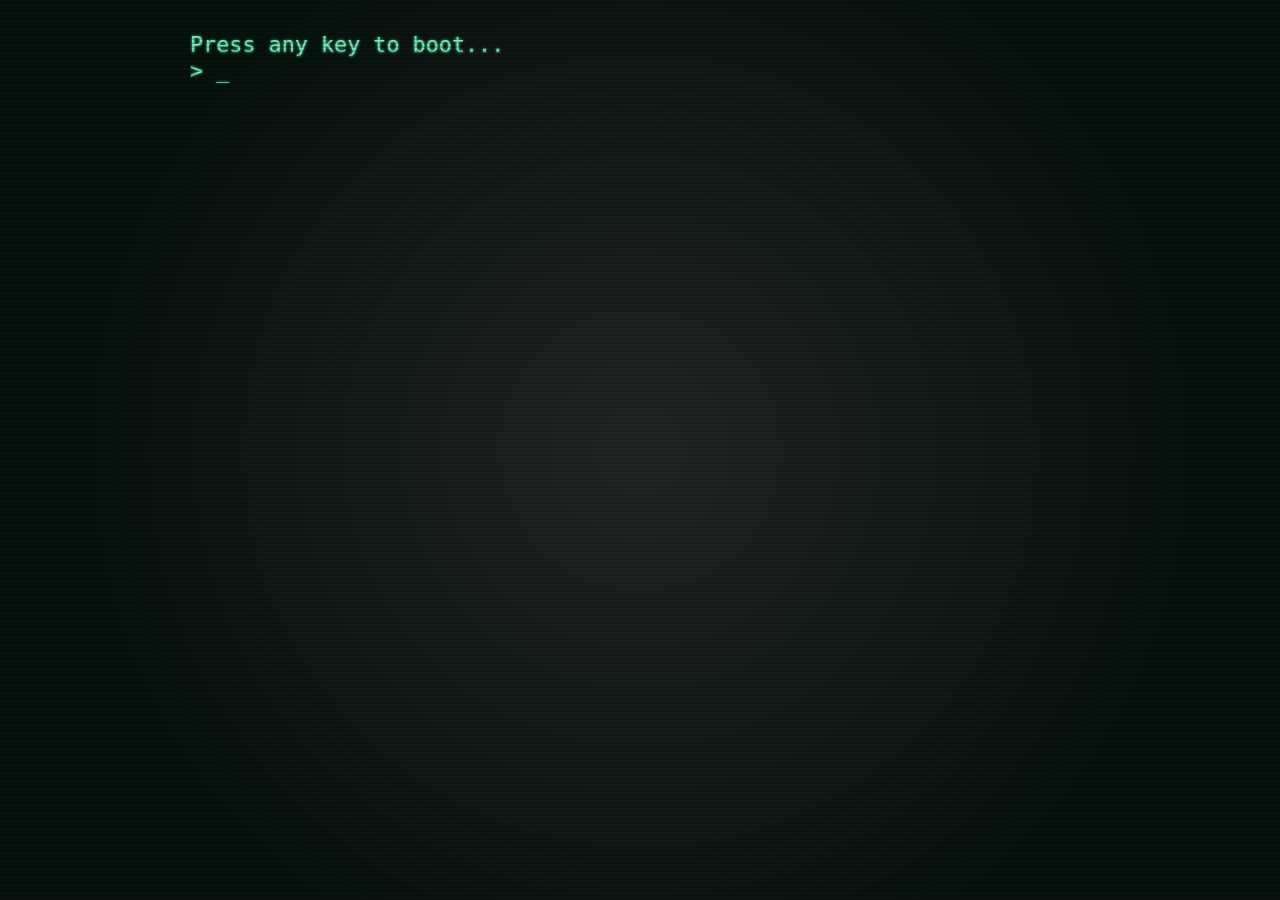
<file: computer.html>
<html> 
  <meta charset="UTF-8">
  <link href="https://fonts.googleapis.com/css2?family=Fira+Mono&display=swap" rel="stylesheet">
  <meta name="viewport" content="width=device-width, initial-scale=1">
<link rel="stylesheet" href="styleComputer.css">
<body>
  <main class="terminal-shell">
    <div class="terminal-screen">
      <pre id="asciiText1">
           _ _ _ _ _ _ _ _ 
          |M|I|C|R|O|T|E|L|
           ¯ ¯ ¯ ¯ ¯ ¯ ¯ ¯ 
            Terminal 2.66

Loading .........
Bus: 32Kb ROM at 0xF6000
Bus: 8KB ROM at 0xFE000
Loading .........
Mounted O.S. v.2.23
BUS: 32Kb RAM at 0x0
BUS: 4Kb Vd at 0XB0000
VRTX 0.89 Loaded
Initialization complete.
      </pre>

      <pre id="asciiText2">
--------------------------------------
               _  _  _
            _ /_\/_\/_\ _
         _ /_\/_\/_\/_\/_\ _     
        /_\/_\/_\/_\/_\/_\/_\
  _____   ____  __  __ _    _  _____ 
 |  __ \ / __ \|  \/  | |  | |/ ____|
 | |  | | |  | | \  / | |  | | (___  
 | |  | | |  | | |\/| | |  | |\___ \ 
 | |__| | |__| | |  | | |__| |____) |
 |_____/ \____/|_|  |_|\____/|_____/ 
 
 INICIALIZAÇÃO DO SISTEMA DOMUS V 2.4 
        DOCUMENTAÇÃO UNIFICADA 
          MILITAR E SEGURANÇA
		  
--------------------------------------		  
      </pre>

      <pre id="asciiText3">
> INICIANDO VERIFICAÇÃO ..........[OK]
> TESTANDO CANAL DE COMUNICAÇÃO...[OK]
> INTEGRIDADE DOS DADOS...........[OK]
> CARREGANDO MÓDULO DE SEGURANÇA..[OK]
--------------------------------------
> DIGITE [ EXIT ] PARA SAIR ......[EX]
> VALIDAÇÃO DE USUÁRIO................
--------------------------------------
      </pre>

      <pre id="instructions"></pre>
      <pre id="output"></pre>

      <div id="prompt">
        <span id="command-input"></span><span id="cursor" class="blink"></span>
      </div>

      <input id="hidden-input" inputmode="text" autocomplete="off">
    </div>
  </main>

  <div id="interlaced"></div>
  <div id="glare"></div>
</body>
<script src="console.js"></script>
</html>
</file>
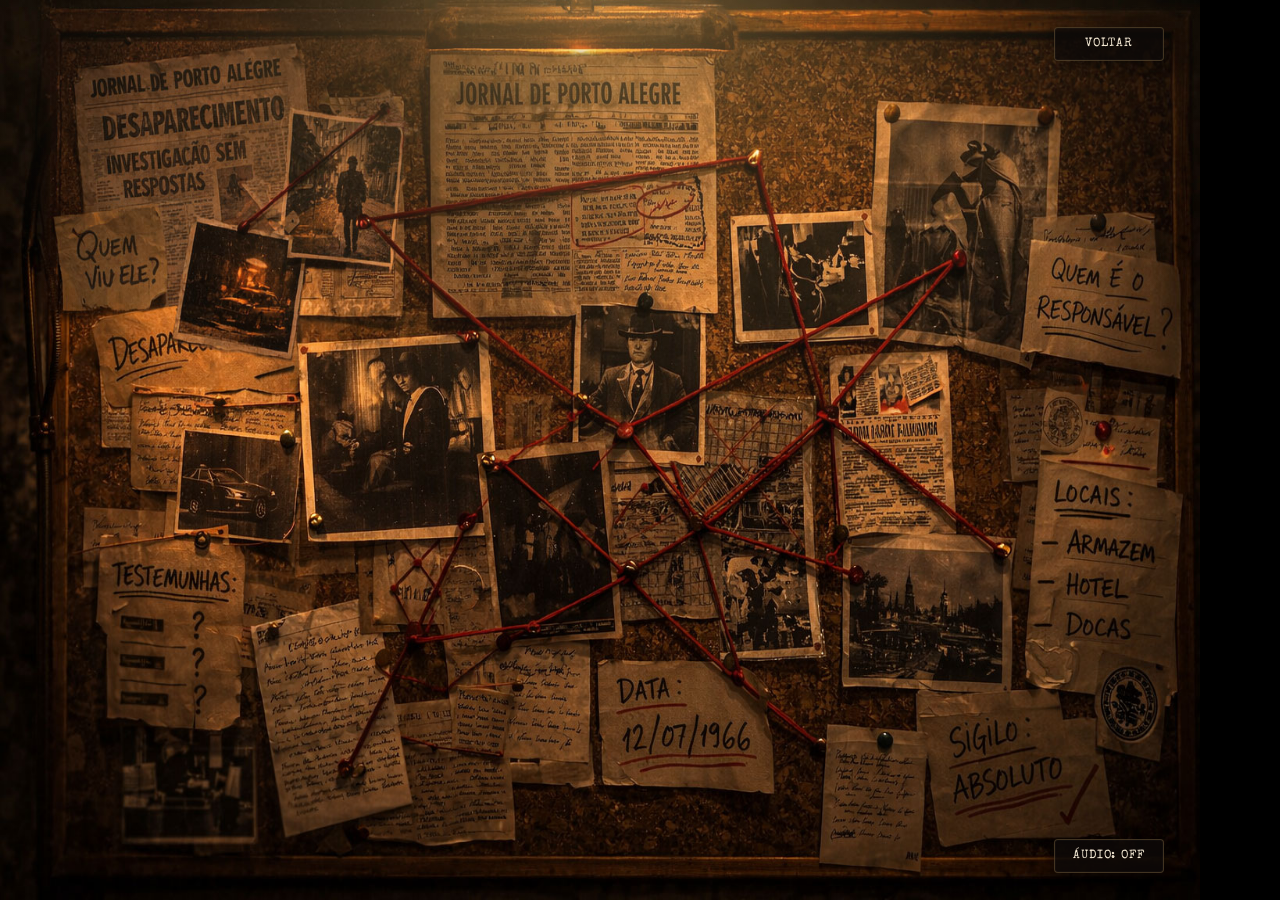
<file: informacoes.html>
<!DOCTYPE html>
<html lang="pt-BR">
<head>
  <meta charset="UTF-8" />
  <meta name="viewport" content="width=device-width, initial-scale=1.0" />
  <title>Inspetor Zanko</title>
    <link rel="icon" href="img/favicon.png" type="image/png">
  <link rel="stylesheet" href="style.css">

  <link rel="preconnect" href="https://fonts.googleapis.com">
  <link rel="preconnect" href="https://fonts.gstatic.com" crossorigin>
  <link href="https://fonts.googleapis.com/css2?family=Cormorant+Garamond:wght@400;500;600;700&family=Special+Elite&display=swap" rel="stylesheet">


</head>
<body>
  <main class="page">
    <div id="escala">
    <div class="scene-wrapper">
      <section class="sceneInformacoes">
	    <a href="index.html" class="ui-button btn-voltar">VOLTAR</a>
		<div id = "informacoesLayer" class="informacoes-layer"></div>

		<div class="lamp-glow-informacoes lamp-informacoes"></div>
		<button id="audioToggle" class="audio-toggle btn-audio">ÁUDIO: OFF</button>
	</section>
    </div>
	</div>
  </main>
<audio id="luzAudio" loop preload="auto">
  <source src="audio/luzIncandescente.ogg" type="audio/ogg">
  Seu navegador não suporta áudio.
</audio>



<script>
  const luzAudio = document.getElementById("luzAudio");

  const audioToggle = document.getElementById("audioToggle");

  let audioStarted = false;
  let fadeInterval = null;

  function updateAudioButton() {
    audioToggle.textContent = luzAudio.paused ? "ÁUDIO: OFF" : "ÁUDIO: ON";
  }

  function fadeInAudio(target = 0.22, duration = 2500) {
    clearInterval(fadeInterval);

    luzAudio.volume = 0;
    const steps = 30;
    const stepTime = duration / steps;
    const increment = target / steps;

    fadeInterval = setInterval(() => {
      if (luzAudio.volume + increment >= target) {
        luzAudio.volume = target;
        clearInterval(fadeInterval);
      } else {
		luzAudio.volume = Math.min(luzAudio.volume + increment, target);
      }
    }, stepTime);
  }

  async function startLight() {
    try {
      await luzAudio.play();
      if (!audioStarted) {
        fadeInAudio(0.20, 2200);
        audioStarted = true;
      }
      updateAudioButton();
    } catch (err) {
      updateAudioButton();
    }
  }

  function stopLight() {
	luzAudio.pause();
    updateAudioButton();
  }

  window.addEventListener("load", () => {
	startLight();
  });

  document.addEventListener("click", () => {
    if (!audioStarted && luzAudio.paused) {
      startLight();
    }
  }, { once: true });

  audioToggle.addEventListener("click", (e) => {
    e.stopPropagation();

    if (luzAudio.paused) {
      startLight();
    } else {
      stopLight();
    }
  });

  updateAudioButton();


document.getElementById("caso10781").addEventListener("click", function(e){
  e.preventDefault();
  window.open('pdf/caso10781.pdf', '_blank');

});
</script>
</body>

</html>
</file>
<file: styleComputer.css>
:root {
  --bg: hsl(154 50% 5%);
  --bg-soft: hsl(154 5% 15%);
  --text: hsl(154 84% 70%);
  --scanline: hsl(154 0% 0% / 0.2);
}

* {
  margin: 0;
  padding: 0;
  box-sizing: border-box;
}

html,
body {
  width: 100%;
  min-height: 100%;
}

body {
  position: relative;
  min-height: 100vh;
  overflow-x: hidden;
  background: var(--bg);
  color: var(--text);
  text-shadow: 0 0 3px var(--text);
  font-family: monospace;
}

/* CONTAINER GERAL */
.terminal-shell {
  position: relative;
  z-index: 2;
  width: 100%;
  min-height: 100vh;
  display: flex;
  justify-content: center;
  align-items: flex-start;
  padding: clamp(14px, 3vw, 32px);
}

/* ÁREA DO TERMINAL */
.terminal-screen {
  width: min(100%, 900px);
  font-size: clamp(12px, 1.7vw, 30px);
  line-height: 1.2;
  overflow-x: auto;
  overflow-y: visible;
}

/* BLOCO ASCII / SAÍDA */
pre,
#prompt {
  width: 100%;
  /*white-space: pre;*/
  margin: 0;
}

/* ESCONDE SEÇÕES INATIVAS */
.divDomus {
  display: none;
}

/* PROMPT */
#prompt {
  display: block;
}

/* INPUT ESCONDIDO */
#hidden-input {
  font-size: 16px; /* evita zoom no mobile */
  position: absolute;
  opacity: 0;
  pointer-events: none;
}

/* FUNDO CRT */
#glare {
  position: fixed;
  inset: 0;
  z-index: 0;
  pointer-events: none;
  background: radial-gradient(circle at center, var(--bg-soft) 0%, var(--bg) 70%);
}

/* LINHAS */
@keyframes lines {
  0% { background-position: 0 0; }
  50% { background-position: 0 0; }
  51% { background-position: 0 2px; }
  100% { background-position: 0 2px; }
}

#interlaced {
  position: fixed;
  inset: 0;
  z-index: 3;
  pointer-events: none;
  background: repeating-linear-gradient(
    transparent 0 1px,
    var(--scanline) 3px 4px
  );
  animation: lines 0.06666666s linear infinite;
}

/* CURSOR */
@keyframes blink {
  0% { opacity: 0; }
  30% { opacity: 1; }
  70% { opacity: 1; }
  100% { opacity: 0; }
}

.blink {
  animation: blink 0.4s linear infinite;
}

/* TABLET */
@media (max-width: 768px) {
  .terminal-shell {
    padding: 16px;
    align-items: flex-start;
  }

  .terminal-screen {
    font-size: clamp(11px, 2.1vw, 18px);
    line-height: 1.18;
  }
}

/* CELULAR */
@media (max-width: 480px) {
  .terminal-shell {
    padding: 12px;
  }

  .terminal-screen {
    font-size: clamp(9px, 2.8vw, 14px);
    line-height: 1.15;
  }

  #interlaced {
    opacity: 0.75;
  }
}
</file>
<file: style.css>
* {
  margin: 0;
  padding: 0;
  box-sizing: border-box;
}

:root {
  --bg: #000000;
  --gold: #c9a56a;
  --gold-soft: rgba(201, 165, 106, 0.35);
  --paper: #f2e7d2;
  --label-bg: rgba(16, 11, 8, 0.55);
  --label-border: rgba(201, 165, 106, 0.22);
  --hover-bg: rgba(255, 220, 160, 0.08);
  --shadow: rgba(0, 0, 0, 0.85);
}

html,
body {
  width: 100%;
  height: 100%;
}

body {
  background: #000;
  margin: 0;
  font-family: "Cormorant Garamond", serif;
  overflow: hidden;
}

/* CENTRALIZA INTERFACE */
#interface {
  width: 100vw;
  height: 100vh;
  display: flex;
  justify-content: center;
  align-items: center;
  overflow: hidden;
  padding: 0;
}

/* CONTAINER RESPONSIVO DA CENA */
#escala {
  position: relative;
  width: min(100vw, calc(100vh * 1024 / 768));
  aspect-ratio: 1024 / 768;
  margin-top: 0;
  transform: none;
}

/* BASE ÚNICA PARA CENAS */
.scene,
.sceneV,
.sceneInformacoes,
.scene-wrapper,
#scene-gravador,
#scene-jornaisRevistas,
#scene-arquivos,
#scene-videos {
  position: relative;
  width: 100%;
  height: 100%;
  overflow: hidden;
  background-repeat: no-repeat;
  background-position: center;
  background-size: 100% 100%;
  background-color: #000;
}

/* FUNDOS ESPECÍFICOS */
#scene-gravador {
  background-image: url("img/fundoGravador.jpg");
}

#scene-jornaisRevistas {
  background-image: url("img/fundoJornaisRevistas.jpg");
}

#scene-arquivos {
  background-image: url("img/arquivosFundo.jpg");
}

/* CAMADAS DE FUNDO */
.office-layer,
.contato-layer,
.informacoes-layer,
.radio-layer {
  position: absolute;
  inset: 0;
  z-index: 2;
  pointer-events: none;
  background-repeat: no-repeat;
  background-position: center;
  background-size: 100% 100%;
}

.office-layer {
  background-image: url("img/fundoPrincipal.png");
}

.contato-layer {
  background-image: url("img/fundoContato.png");
}

.informacoes-layer {
  background-image: url("img/fundoParede.jpg");
}

.radio-layer {
  background-image: url("img/fundoRadio.jpg");
}

/*AJUSTES DO RÁDIO*/
.radio-button {
  position: absolute;
  z-index: 6;
  cursor: pointer;
  user-select: none;
  -webkit-user-drag: none;
}

#radioLA {
  top: 56%;
  left: 70%;
  width: 56px;
}

#radioAM {
  top: 58%;
  left: 43%;
  width: 54px;
}

#radioRA {
  top: 56%;
  left: 76%;
  width: 56px;
}

#radioPower {
  top: 55.6%;
  left: 36%;
  width: 48px;
}

#radioSintonia {
  top: 55.6%;
  left: 49.9%;
  width: 4px;
  transition: left 1s ease;
}

/* AJUSTES DO ARQUIVO*/
/* Arquivos - LISTA DE CASOS */

#lista-casos{
  display: none;
  position: absolute;
  inset: 0;
  transition: opacity 0.4s ease;
}

/* Arquivos - IMAGEM DA PASTA DE CASOS */

#imagem-casos{
  width: 100%;
  height: 100%;
  object-fit: contain;
}

/* Arquivos - ÁREAS DOS CASOS */

.caso{
  position: absolute;
  cursor: pointer;
}

/* Arquivos - PASTA ABERTA */

#pasta-aberta{
  display: none;
  position: absolute;
  inset: 0;
}

/* Arquivos - IMAGEM DA PASTA */

#img-pasta{
  width: 100%;
  height: 100%;
  object-fit: contain;
}

/* Arquivos  - PÁGINAS */

.paginaArquivo{
  position: absolute;
  inset: 0;
  width: 100%;
  height: 100%;
}

/* AJUSTES DE TEXTO E CONTROLES */
.brand {
  position: absolute;
  left: 50%;
  bottom: 2.21%;
  transform: translateX(-50%);
  text-align: center;
  z-index: 5;
  pointer-events: none;

  text-shadow:
    0 2px 4px rgba(0,0,0,0.95),
    0 0 18px rgba(0,0,0,0.65);

  animation: titleFade 3s ease;
}

@keyframes titleFade {
  from {
    opacity: 0;
    transform: translateX(-50%) translateY(10px);
  }
  to {
    opacity: 1;
    transform: translateX(-50%) translateY(0);
  }
}

.brand h1 {
  font-size: clamp(1.4rem, 3.2vw, 3.2rem);
  font-family: "Special Elite", monospace;
  line-height: 1.2;
  font-weight: 700;
  letter-spacing: 0.04em;
  color: var(--gold);
  margin-bottom: clamp(4px, 0.6vw, 6px);
}

.brand p {
  font-family: "Special Elite", monospace;
  font-size: clamp(0.55rem, 1.1vw, 0.92rem);
  color: var(--paper);
  opacity: 0.95;
  letter-spacing: 0.06em;
  margin-top: clamp(6px, 1vw, 6px);
  margin-bottom: clamp(6px, 1vw, 6px);
}

.ui-button,
.audio-toggle {
  position: absolute;
  height: 34px;
  min-width: 110px;
  padding: 0 12px;

  display: flex;
  align-items: center;
  justify-content: center;

  border: 1px solid rgba(201, 165, 106, 0.28);
  border-radius: 4px;

  background: rgba(14, 10, 8, 0.78);
  color: #f2e7d2;

  font-family: "Special Elite", monospace;
  font-size: clamp(0.52rem, 0.95vw, 0.74rem);
  letter-spacing: 0.08em;

  text-transform: uppercase;
  text-decoration: none;
  white-space: nowrap;

  cursor: pointer;

  box-shadow:
    0 4px 14px rgba(0, 0, 0, 0.45),
    inset 0 0 0 1px rgba(255, 255, 255, 0.02);

  transition:
    background 0.25s ease,
    border-color 0.25s ease,
    transform 0.2s ease,
    box-shadow 0.25s ease;
}

.ui-button:hover{
  background: rgba(24, 18, 12, 0.92);
  border-color: rgba(201, 165, 106, 0.50);
  transform: translateY(-1px);
  box-shadow:
    0 6px 18px rgba(0, 0, 0, 0.55),
    0 0 12px rgba(201, 165, 106, 0.08);
}

.ui-button:active{
  transform: translateY(0);
}

.ui-button:focus-visible{
  outline: none;
  border-color: rgba(201, 165, 106, 0.65);
  box-shadow:
    0 0 0 2px rgba(201, 165, 106, 0.14),
    0 6px 18px rgba(0, 0, 0, 0.55);
}

.btn-voltar{
  position: absolute;
  top: 3%;
  right: 3%;
  z-index: 20;
}


.btn-audio{
  position: absolute;
  bottom: 3%;
  right: 3%;
  z-index: 20;
}

/* BOTÃO FECHAR X - Arquivos */
.fechar{
	position:absolute;
	left:84.5%;
	top:18.5%;
	width:25px;
	height:25px;
	cursor:pointer;
	z-index: 10;
	display: none;
}

/* SETAS DOS CASOS */
.nav{
	position:absolute;
	width:30px;
	cursor:pointer;
	}

#btn-prev{
	top:82%;
	left:11.4%;
}

#btn-next{
	top:79%;
	right:11%;
}


/* VÍDEO */
#tv-container .plyr {
  position: absolute;
  width: 48.82%;
  height: 53.39%;
  top: 14.32%;
  left: 18.55%;
  z-index: 2;
}

#tv-frame-img {
  position: absolute;
  inset: 0;
  width: 100%;
  height: 100%;
  object-fit: contain;
  z-index: 3;
}

#tv-vidro {
  position: absolute;
  inset: 0;
  background: url("img/tv-vidro2.png") no-repeat center;
  background-size: contain;
  pointer-events: none;
  z-index: 20;
}

/* HOTSPOTS */
.hotspot {
  position: absolute;
  z-index: 50;
  display: flex;
  align-items: center;
  justify-content: center;
  text-decoration: none;
  color: var(--paper);
  border-radius: 10px;
  transition:
    transform 0.25s ease,
    background 0.25s ease,
    box-shadow 0.25s ease,
    filter 0.25s ease;
}

.hotspot:hover {
  transform: scale(1.035);
  background: var(--hover-bg);
  box-shadow: inset 0 0 0 1px rgba(201, 165, 106, 0.08);
  filter: brightness(1.08);
}

/* Hotspot escondido */
.secret {
    background: transparent !important;
    border-radius: 0;
}

.secret:hover {
    background: rgba(255, 230, 170, 0.15) !important;
    outline: 1px dashed rgba(201,165,106,0.22);
}

.label {
  display: inline-block;
  padding: 6px 12px;
  font-family: "Special Elite", monospace;
  font-size: 0.84rem;
  line-height: 1.2;
  text-align: center;
  color: #f6ebd8;
  background: var(--label-bg);
  border: 1px solid var(--label-border);
  border-radius: 6px;
  text-shadow: 0 1px 2px rgba(0, 0, 0, 0.9);
  box-shadow:
    0 4px 14px rgba(0, 0, 0, 0.38),
    0 0 12px rgba(0, 0, 0, 0.18);
  backdrop-filter: blur(1px);
}

.hotspot:hover .label {
  border-color: rgba(201, 165, 106, 0.45);
  box-shadow:
    0 4px 14px rgba(0, 0, 0, 0.48),
    0 0 16px rgba(201, 165, 106, 0.10);
}

.listaArquivos {
  position: absolute;
  left: 1.95%;
  top: 35.81%;
  width: 41.02%;
  height: 44.27%;
  clip-path: polygon(
    3% 13%,
    69% 0%,
    100% 70%,
    24% 92%
  );
}

.caso1{
  top: 23.44%;
  left: 12.70%;
  width: 33.20%;
  height: 6.51%;
}

.caso2{
  top: 30.21%;
  left: 12.70%;
  width: 33.20%;
  height: 6.51%;
}

.depoimentos {
    left: 4.5%;
    top: 69%;
    width: 225px;
    height: 76px;
}

.arquivos {
  left: 37%;
  top: 58%;
  width: 145px;
  height: 76px;
}

.filmes {
    left: 36%;
    top: 72%;
    width: 210px;
    height: 76px;
}

.jornais {
    left: 59%;
    top: 69%;
    width: 210px;
    height: 76px;
}

.sistema {
    left: 82%;
    top: 46%;
    width: 170px;
    height: 76px;
}

.contato {
    left: 67%;
    top: 58%;
    width: 125px;
    height: 76px;
}

.radio {
    left: 1%;
    top: 46%;
    width: 110px;
    height: 76px;
}

.informacoes {
    left: 30%;
    top: 5%;
    width: 155px;
    height: 76px;
}

/* Hotspot Contato */

.listaContato {
  position: absolute;
  left: 41.99%;
  top: 44.92%;
  width: 36.13%;
  height: 32.55%;
  clip-path: ellipse(25% 21% at 42% 42%);
}

.listaContatoAlterada {
  left: 47.46%;
  top: 40.89%;
  height: 32.94%;
}

/* casos */

.caso10781 {
  position: absolute;
  left: 82.2%;
  top: 76.5%;
  width: 12.5%;
  height: 6.8%;
 /* clip-path: polygon(
    11.1% 0%,
    97% 6%,
    86% 99%,
    0% 94%
  );*/
}


/* Jornais e Revistas */

.listaJornais01 {
  position: absolute;
  left: 0%;
  top: 61.20%;
  width: 35.16%;
  height: 26.69%;
  clip-path: polygon(
    50% 0%,
    98% 14%,
    50% 97%,
    -2% 77%
  );
}

.listaJornais02 {
  position: absolute;
  left: 19.53%;
  top: 17.58%;
  width: 43.95%;
  height: 26.69%;
  clip-path: polygon(
    0% 21%,
    64% 2%,
    99% 57%,
    29% 96%
  );
}

.listaJornais03 {
  position: absolute;
  left: 39.55%;
  top: 59.24%;
  width: 40.04%;
  height: 33.20%;
  clip-path: polygon(
    0% 18%,
    50% 0%,
    100% 80%,
    42% 99%
  );
}

.jornaisRevistasFundo {
  position: absolute;
  z-index: 6;

  display: none;

  align-items: center;
  justify-content: center;

  text-decoration: none;
  color: var(--paper);

  border-radius: 10px;
  background: var(--hover-bg);

  left: 5.86%;
  top: 10.42%;
  width: 87.89%;
  height: 78.13%;
}

.paginaJR{
  position: absolute;
  width: 88.22%;
  height: 93.83%;
  top: 4.67%;
  left: 5.89%;
  overflow-y: auto;
  overflow-x: hidden;
  scrollbar-width: none;
}

.paginaJR::-webkit-scrollbar{
  display: none;
}

.paginaJR img{
  width: 100%;
  height: auto;
  display: block;
}

.nav-arrow{
  position:absolute;

  width: clamp(36px, 4.5vw, 46px);
  height: clamp(36px, 4.5vw, 46px);

  border:1px solid rgba(201,165,106,0.45);
  border-radius:4px;

  background:rgba(14,10,8,0.75);

  display:flex;
  align-items:center;
  justify-content:center;

  cursor:pointer;

  transition:all 0.25s ease;

  box-shadow:
    0 4px 14px rgba(0,0,0,0.45),
    inset 0 0 0 1px rgba(255,255,255,0.02);

  font-size: clamp(1.6rem, 2.5vw, 2.5rem);
  font-family: "Special Elite", monospace;

  line-height:1.8;
  padding-left:14px;
}

.nav-arrowFechar.fecharJR::before{
  content:"X";
}

.nav-arrow::before{
  display:block;
  transform:translateY(-1px);
}

.nav-arrow.right::before{
  content:"→"; 
}

.nav-arrow.left::before{
  content:"←";
}

.nav-arrow.left {
  top: 50%;
  left: 0.3%;
}

.nav-arrow.right {
  top: 50%;
  left: 94.3%;
}

.nav-arrow.fecharJR::before{
	content:"X";
}

.nav-arrow.fecharJR {
  top: 0.5%;
  left: 94.3%;
  padding-top: 10px;
  padding-left: 0px;
}

.nav-arrow:hover{
  border-color:rgba(201,165,106,0.7);
  background:rgba(24,18,12,0.92);
  transform:translateY(-1px);

  box-shadow:
    0 6px 18px rgba(0,0,0,0.55),
    0 0 12px rgba(201,165,106,0.08);
}




/* efeito opcional de entrada */
.scene {
  animation: sceneFade 1.4s ease;
}

@keyframes sceneFade {
  from {
    opacity: 0;
    transform: scale(0.985);
  }
  to {
    opacity: 1;
    transform: scale(1);
  }
}

/* GRAVADOR - DEPOIMENTOS K7 */
#gravador {
  position: absolute;
  left: 3.91%;
  top: 10.42%;
  width: 32.23%;
}

/* DISPLAY */
#caption-display {
  position: absolute;
  left: 4.59%;
  top: 18.23%;
  width: 37.60%;
  height: 5.21%;

  color: #00ff65;
  background: rgba(0, 0, 0, 0.7);
  padding: 10px;
  font-size: clamp(0.7rem, 1.2vw, 1.125rem);
  white-space: pre;
  overflow: hidden;
}

/* CONTAINER DAS FITAS */
#fitas-container {
  position: absolute;
  right: 9.77%;
  top: 13.02%;
  width: 15.63%;
  height: 67.71%;
  pointer-events: none;
}

/* Cada fita */
.fita {
  position: absolute;
  width: 112.5%;
  cursor: pointer;
  pointer-events: auto;
  transition: transform 0.2s ease;
}

.fita:hover {
  transform: scale(1.06);
}

.caixaFita {
  position: absolute;
  left: 46.88%;
  top: 42.32%;
  width: 21.48%;
  display: none;
}

.caixaFita:hover {
  transform: scale(1.06);
}

#area-gravador {
  position: absolute;
  inset: 0;
}

.gravadorFundo {
  position: absolute;
  top: 42.97%;
  left: 18.55%;
  width: 19.53%;
}

.gravadorTopo {
  position: absolute;
  top: 7.81%;
  left: 2.93%;
  width: 41.99%;
}

/* RainWindow - Index e Contato */

.rain-window {
  position: absolute;
  left: 65.43%;
  top: 9.11%;
  width: 30.27%;
  height: 29.30%;
  background: url("img/rain.gif") center / cover no-repeat;
  z-index: 1;
  opacity: 0.85;
}

.rain-window::after {
  content: "";
  position: absolute;
  inset: 0;
  background: rgba(0, 0, 0, 0.15);
}

.rain-window-contato {
  position: absolute;
  right: 0;
  top: 0;
  width: 11.72%;
  height: 27.99%;
  background: url("img/rain.gif") center / cover no-repeat;
  z-index: 1;
  opacity: 0.25;
}

.rain-window-contato::after {
  content: "";
  position: absolute;
  inset: 0;
  background: rgba(0, 0, 0, 0.15);
}


/* Cinzeiro - Index */

.cinzeiro-smoke {
  position: absolute;
  left: 30.27%;
  top: 16.41%;
  width: 12.40%;
  height: 53.39%;
  pointer-events: none;
  z-index: 999;
  overflow: visible;
}

.cinzeiro-smoke span {
  display: block;
  position: absolute;
  bottom: 0;
  left: 7.87%;
  width: 18.90%;
  height: 15.61%;
  border-radius: 50%;
  background: rgba(255, 255, 255, 0.85);
  filter: blur(8px);
  opacity: 0;
  animation: smokeRise 6s infinite ease-in-out;
}

.cinzeiro-smoke span:nth-child(1) {
  animation-delay: 0s;
}

.cinzeiro-smoke span:nth-child(2) {
  animation-delay: 1.2s;
  left: 4.72%;
}

.cinzeiro-smoke span:nth-child(3) {
  animation-delay: 2.4s;
  left: 9.45%;
}

.cinzeiro-smoke span:nth-child(4) {
  animation-delay: 3.6s;
  left: 6.30%;
}

.cinzeiro-smoke span:nth-child(5) {
  animation-delay: 4.8s;
  left: 7.87%;
}

@keyframes smokeRise {
  0% {
    transform: translate(0, 0) scale(0.4);
    opacity: 0;
  }

  10% {
    opacity: 0.35;
  }

  30% {
    transform: translate(8px, -30px) scale(0.7);
    opacity: 0.28;
  }

  50% {
    transform: translate(-6px, -60px) scale(1);
    opacity: 0.2;
  }

  75% {
    transform: translate(10px, -100px) scale(1.3);
    opacity: 0.1;
  }

  100% {
    transform: translate(-4px, -140px) scale(1.7);
    opacity: 0;
  }
}

@keyframes smokeDrift {
  from {
    transform: translateX(-2px);
  }

  to {
    transform: translateX(4px);
  }
}

/* LampGlow - Index */

.lamp-glow {
  position: absolute;
  inset: 0;
  z-index: 2;
  pointer-events: none;

  background:
    radial-gradient(
      ellipse at var(--lamp-x1) var(--lamp-y1),
      rgba(255, 210, 120, 0.45) 0%,
      rgba(255, 210, 120, 0.20) 14%,
      rgba(255, 210, 120, 0.08) 24%,
      rgba(255, 210, 120, 0.00) 40%
    ),
    radial-gradient(
      ellipse at var(--lamp-x2) var(--lamp-y2),
      rgba(255, 190, 90, 0.18) 0%,
      rgba(255, 190, 90, 0.08) 18%,
      rgba(255, 190, 90, 0.00) 34%
    );

  transform-origin: var(--lamp-x1) var(--lamp-y1);
  animation: lampFlicker 28s infinite, lampShift 58s infinite alternate;
}

.lamp-glow-informacoes {
	position: absolute;
	inset: 0;
	z-index: 2;
	pointer-events: none;

	background:
	radial-gradient(
		ellipse 100% 100% at var(--lamp-x1) var(--lamp-y1),
		rgba(255, 210, 120, 0.45) 0%,
		rgba(255, 210, 120, 0.20) 20%,
		rgba(255, 210, 120, 0.08) 35%,
		rgba(255, 210, 120, 0.00) 60%
	);

	transform-origin: var(--lamp-x1) var(--lamp-y1);
	animation: lampFlicker 28s infinite, lampShift 58s infinite alternate;
}

@keyframes lampShift {
  from { transform: translateX(0px); }
  to   { transform: translateX(3px); }
}

@keyframes lampFlicker {
  0%   { opacity: 0.95; }
  15%  { opacity: 1; }
  16%  { opacity: 0.2; }
  18%  { opacity: 0.95; }
  30%  { opacity: 0.90; }
  42%  { opacity: 0.3; }
  44%  { opacity: 0.95; }
  60%  { opacity: 0.92; }
  72%  { opacity: 0.25; }
  74%  { opacity: 0.95; }
  100% { opacity: 0.90; }
}

@keyframes lampPulse {
  0%   { opacity: 0.85; }
  18%  { opacity: 0.95; }
  20%  { opacity: 0.35; }
  22%  { opacity: 0.95; }
  40%  { opacity: 0.90; }
  58%  { opacity: 0.30; }
  60%  { opacity: 0.95; }
  78%  { opacity: 0.88; }
  92%  { opacity: 0.40; }
  94%  { opacity: 0.92; }
  100% { opacity: 0.85; }
}

.lamp-home {
  --lamp-x1: 28%;
  --lamp-y1: 34%;
  --lamp-x2: 33%;
  --lamp-y2: 48%;
}

.lamp-contato {
  --lamp-x1: 12%;
  --lamp-y1: 25%;
  --lamp-x2: 15%;
  --lamp-y2: 28%;
}

.lamp-informacoes {
  --lamp-x1: 50%;
  --lamp-y1: -5%;
}

.lamp-arquivos {
  --lamp-x1: 28%;
  --lamp-y1: 10%;
  --lamp-x2: 33%;
  --lamp-y2: 18%;
}

/*----------------*/
/* AJUSTES MOBILE */
/*----------------*/
@media (max-width: 768px) {
  #interface {
    padding: 0;
  }

  #escala {
    width: 100vw;
    max-height: 100vh;
  }

#caption-display {
 height: 10%;
}

#fitas-container {
 width: 20%;
 height: 80%;
}

#radioLA {
  width: 27px;
}

#radioAM {
  width: 22px;
}

#radioRA {
  width: 27px;
}

#radioPower {
  width: 20px;
}

#radioSintonia {
  width: 1.7px;
}
 
.label {
  padding: 3px 6px;
  font-family: "Special Elite", monospace;
  font-size: 0.54rem;
}

.depoimentos {
    left: 3%;
    top: 70%;
    width: 117px;
    height: 27px;
}

.arquivos {
  left: 37%;
  top: 59%;
  width: 59px;
  height: 27px;
  }
  
 
.filmes {
    left: 35%;
    top: 76%;
    width: 102px;
    height: 24px;
}

.jornais {
    left: 58%;
    top: 70%;
    width: 106px;
    height: 26px;
}

.sistema {
    left: 80%;
    top: 48%;
    width: 82px;
    height: 24px;
}

.contato {
    left: 67%;
    top: 58%;
    width: 55px;
    height: 30px;
}

.radio {
    left: 2%;
    top: 49%;
    width: 45px;
    height: 26px;
}

.informacoes {
    left: 28%;
    top: 6%;
    width: 85px;
    height: 25px;
}

.brand {
    bottom: 0%;	
  }

.brand p {
	margin-bottom: 2px;
}
  .ui-button,
  .audio-toggle {
    height: 30px;
    min-width: 58px;
    padding-inline: 8px;
  }

  .nav-arrow,
  .nav-arrowFechar {
    width: 20px;
    height: 20px;
	line-height: 1.1;
	font-size: clamp(1.1rem, 2.5vw, 2.5rem);
  }

.nav-arrow.left {
	padding-left: 5px;
}

.nav-arrow.right {
	padding-left: 5px;
}


.nav-arrow.fecharJR {
  
  padding-top: 10px;
}

  .item-video:hover,
  .hotspot:hover,
  .fita:hover,
  .caixaFita:hover,
  .nav-btn:hover,
  .ui-button:hover,
  .audio-toggle:hover {
    transform: none;
  }
}


/* BOTÃO FECHAR X - Arquivos */
.fechar{
	left:85%;
	top:18.5%;
	width:10px;
	height:10px;
}

/* SETAS DOS CASOS */
.nav{
	width:15px;
	cursor:pointer;
	}

#btn-prev{
	top:82%;
	left:11.4%;
}

#btn-next{
	top:79%;
	right:11%;
}

/* VIDEOS */
#tv-container .plyr {
  position: absolute;
  inset: 0;
  width: 48.83%;
  height: 53.39%;
  top: 14.32%;
  left: 18.55%;
  z-index: 2;
}

#tv-frame-img {
  position: absolute;
  inset: 0;
  width: 100%;
  height: 100%;
  object-fit: contain;
  z-index: 3;
}

#tv-vidro {
  position: absolute;
  inset: 0;
  background: url("img/tv-vidro2.png") no-repeat center;
  background-size: contain;
  pointer-events: none;
  z-index: 20;
}

#video-overlay {
  position: absolute;
  inset: 0;
  display: block;
  z-index: 15;
}

.item-video {
  position: absolute;
  width: 20%;
  height: auto;
  cursor: pointer;
  z-index: 16;
}


@media (max-width: 480px) {
  .ui-button,
  .audio-toggle {
    height: 28px;
    min-width: 58px;
    font-size: 0.5rem;
  }

  .brand h1 {
    letter-spacing: 0.02em;
  }

  .brand p {
    margin-top: 6px;
  }
}
</file>
